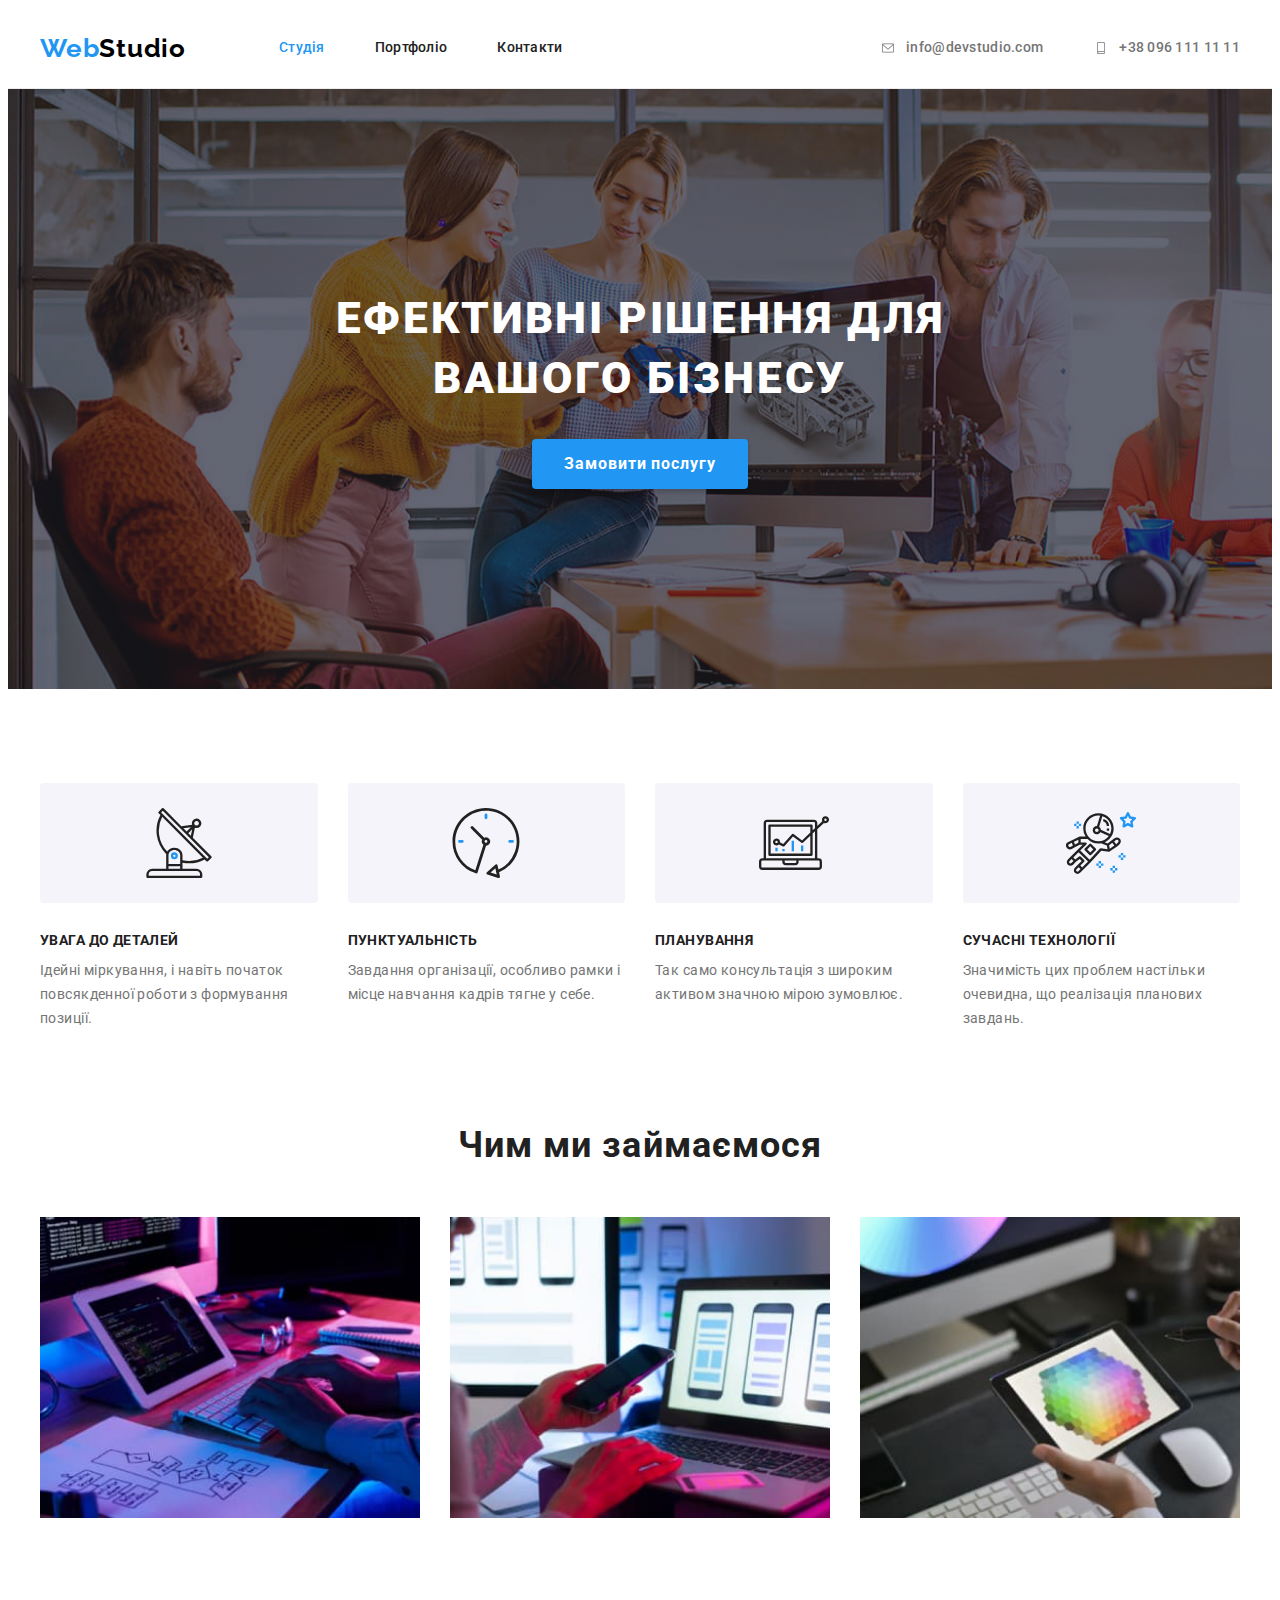
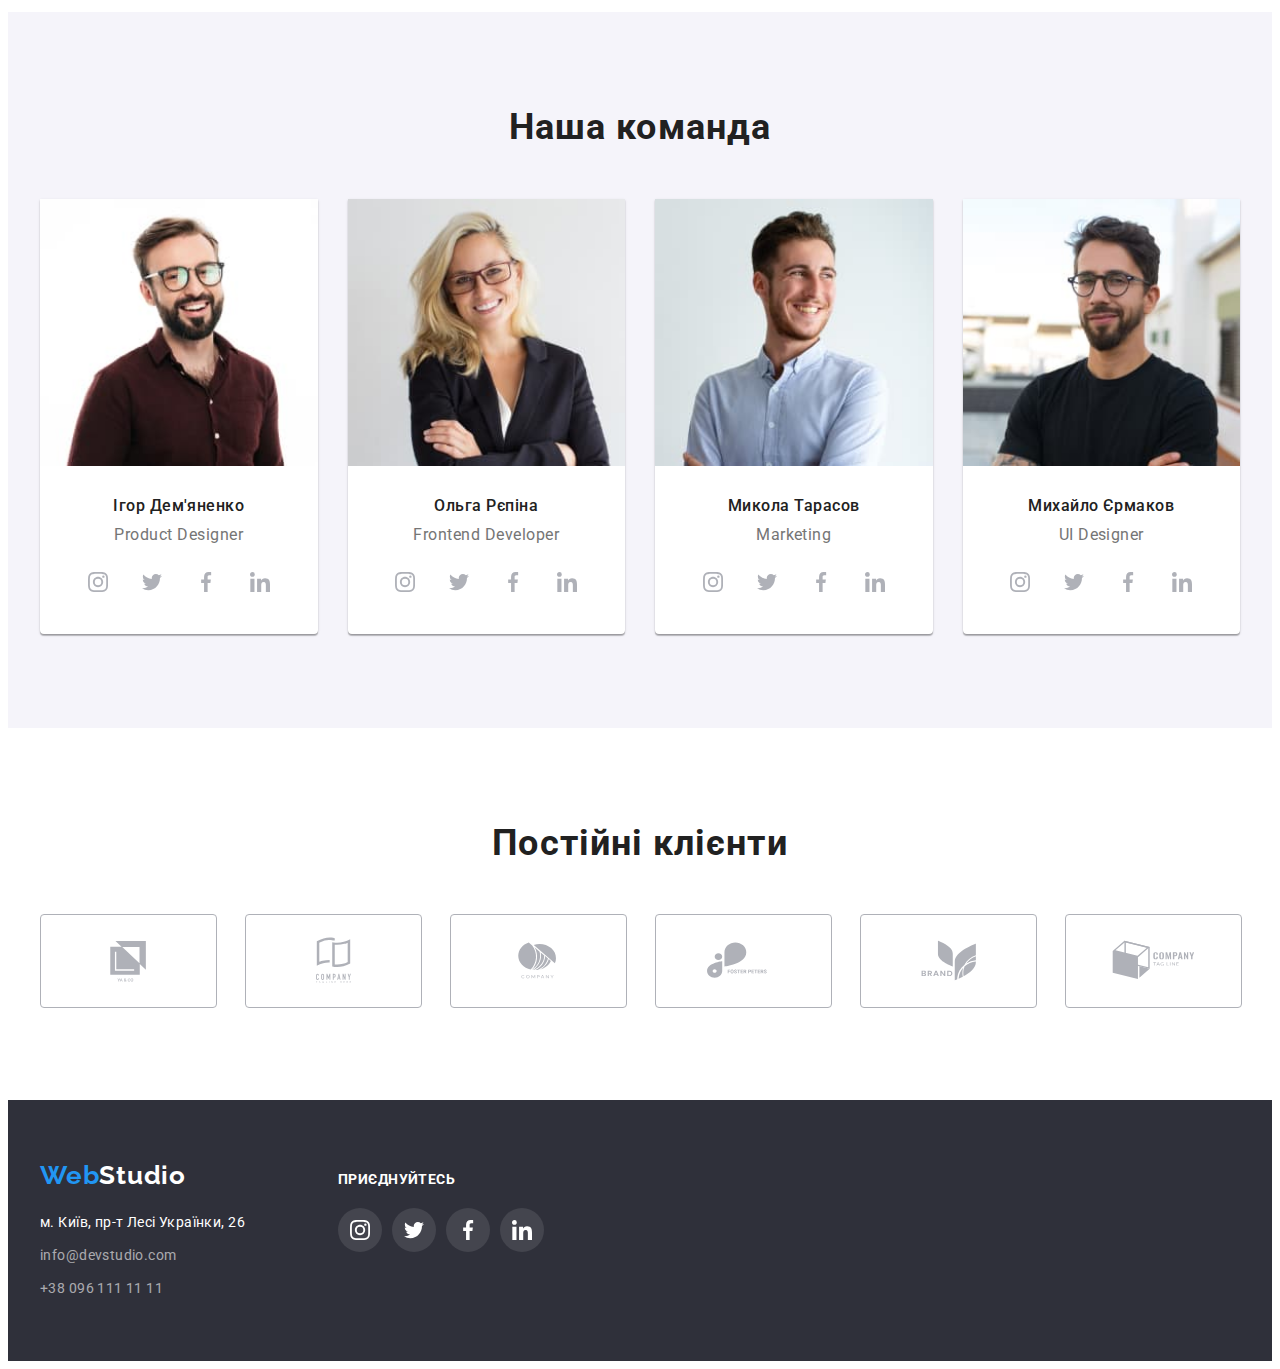
<file: index.html>
<!DOCTYPE html>
<html lang="uk">
  <head>
    <meta charset="UTF-8" />
    <meta http-equiv="X-UA-Compatible" content="IE=edge" />
    <meta name="viewport" content="width=device-width, initial-scale=1.0" />
    <title>Web studio</title>
    <link rel="preconnect" href="https://fonts.googleapis.com" />
    <link rel="preconnect" href="https://fonts.gstatic.com" crossorigin />
    <link
      href="https://fonts.googleapis.com/css2?family=Raleway:wght@700&family=Roboto:wght@400;500;700;900&display=swap"
      rel="stylesheet"
    />
    <link
      rel="stylesheet"
      href="https://cdnjs.cloudflare.com/ajax/libs/modern-normalize/1.1.0/modern-normalize.min.css"
      integrity="sha512-wpPYUAdjBVSE4KJnH1VR1HeZfpl1ub8YT/NKx4PuQ5NmX2tKuGu6U/JRp5y+Y8XG2tV+wKQpNHVUX03MfMFn9Q=="
      crossorigin="anonymous"
      referrerpolicy="no-referrer"
    />
    <link rel="stylesheet" href="./css/styles.css" />
  </head>

  <body>
    <header class="header">
      <div class="container header-container">
        <a class="logo" href="./index.html" lang="en"
          ><span class="header-logo-web">Web</span>Studio</a
        >
        <nav class="nav-site">
          <ul class="nav-site-list">
            <li class="nav-site-item">
              <a class="nav-site-link current" href="./index.html">Студія</a>
            </li>
            <li class="nav-site-item">
              <a class="nav-site-link" href="./portfolio.html">Портфоліо</a>
            </li>
            <li class="nav-site-item">
              <a class="nav-site-link" href="#">Контакти</a>
            </li>
          </ul>
        </nav>
        <ul class="header-contacts-list">
          <li class="header-contacts-item">
            <a
              class="header-contacts-link"
              href="mailto:info@devstudio.com"
              lang="en"
              ><svg class="contacts-link-icon" width="16" height="12">
                <use href="./images/icons.svg#envelope"></use>
              </svg>
              info@devstudio.com</a
            >
          </li>
          <li class="header-contacts-item">
            <a class="header-contacts-link" href="tel:+380961111111">
              <svg class="contacts-link-icon" width="16" height="12">
                <use href="./images/icons.svg#smartphone"></use>
              </svg>
              +38 096 111 11 11
            </a>
          </li>
        </ul>
      </div>
    </header>

    <main>
      <!--Hero-->
      <section class="hero">
        <div class="container container-hero">
          <h1 class="hero-title">
            Ефективні рішення для<br />
            вашого бізнесу
          </h1>
          <button class="hero-btn btn" type="button">Замовити послугу</button>
        </div>
      </section>

      <!--Features-->
      <section class="features section">
        <div class="container">
          <h2 class="visually-hiden">Особливості</h2>
          <ul class="features-list">
            <li class="features-item">
              <div class="features-icon">
                <svg width="70" height="70">
                  <use href="./images/icons.svg#antenna"></use>
                </svg>
              </div>
              <h3 class="features-title">УВАГА ДО ДЕТАЛЕЙ</h3>
              <p class="features-text">
                Ідейні міркування, і навіть початок повсякденної роботи з
                формування позиції.
              </p>
            </li>

            <li class="features-item">
              <div class="features-icon">
                <svg width="70" height="70">
                  <use href="./images/icons.svg#clock"></use>
                </svg>
              </div>
              <h3 class="features-title">ПУНКТУАЛЬНІСТЬ</h3>
              <p class="features-text">
                Завдання організації, особливо рамки і місце навчання кадрів
                тягне у себе.
              </p>
            </li>

            <li class="features-item">
              <div class="features-icon">
                <svg width="70" height="70">
                  <use href="./images/icons.svg#diagram"></use>
                </svg>
              </div>
              <h3 class="features-title">ПЛАНУВАННЯ</h3>
              <p class="features-text">
                Так само консультація з широким активом значною мірою зумовлює.
              </p>
            </li>

            <li class="features-item">
              <div class="features-icon">
                <svg width="70" height="70">
                  <use href="./images/icons.svg#astronaut"></use>
                </svg>
              </div>
              <h3 class="features-title">СУЧАСНІ ТЕХНОЛОГІЇ</h3>
              <p class="features-text">
                Значимість цих проблем настільки очевидна, що реалізація
                планових завдань.
              </p>
            </li>
          </ul>
        </div>
      </section>

      <!--Works-->
      <section class="works section">
        <div class="container">
          <h2 class="section-title">Чим ми займаємося</h2>
          <ul class="works-list">
            <li class="works-item">
              <img
                src="./images/box_1.jpg"
                alt="Розробник створює код"
                width="370"
              />
            </li>
            <li class="works-item">
              <img
                src="./images/box_2.jpg"
                alt="Розробник створює адаптивну версію для смартфону"
                width="370"
              />
            </li>
            <li class="works-item">
              <img
                src="./images/box_3.jpg"
                alt="Розробник створює дизайн сайту"
                width="370"
              />
            </li>
          </ul>
        </div>
      </section>

      <!--Team-->
      <section class="team section">
        <div class="container">
          <h2 class="section-title">Наша команда</h2>
          <ul class="team-list">
            <li class="team-card">
              <img
                src="./images/team_card_1.jpg"
                alt="Фото Ігор Дем'яненко"
                width="270"
              />
              <div class="team-card-bottom">
                <h3 class="card-title">Ігор Дем'яненко</h3>
                <p class="card-text" lang="en">Product Designer</p>
                <ul class="social-list">
                  <li class="social-item">
                    <a
                      class="social-link"
                      href="https://www.instagram.com/"
                      target="_blank"
                      rel="noopener noreferrer"
                    >
                      <svg class="social-icon" width="20" height="20">
                        <use href="./images/icons.svg#instagram"></use>
                      </svg>
                    </a>
                  </li>
                  <li class="social-item">
                    <a
                      class="social-link"
                      href="https://twitter.com/"
                      target="_blank"
                      rel="noopener noreferrer"
                    >
                      <svg class="social-icon" width="20" height="20">
                        <use href="./images/icons.svg#twitter"></use>
                      </svg>
                    </a>
                  </li>
                  <li class="social-item">
                    <a
                      class="social-link"
                      href="https://www.facebook.com/"
                      target="_blank"
                      rel="noopener noreferrer"
                    >
                      <svg class="social-icon" width="20" height="20">
                        <use href="./images/icons.svg#facebook"></use>
                      </svg>
                    </a>
                  </li>
                  <li class="social-item">
                    <a
                      class="social-link"
                      href="https://www.linkedin.com/"
                      target="_blank"
                      rel="noopener noreferrer"
                    >
                      <svg class="social-icon" width="20" height="20">
                        <use href="./images/icons.svg#linkedin"></use>
                      </svg>
                    </a>
                  </li>
                </ul>
              </div>
            </li>
            <li class="team-card">
              <img
                src="./images/team_card_2.jpg"
                alt="Фото Ольга Рєпіна"
                width="270"
              />
              <div class="team-card-bottom">
                <h3 class="card-title">Ольга Рєпіна</h3>
                <p class="card-text" lang="en">Frontend Developer</p>
                <ul class="social-list">
                  <li class="social-item">
                    <a
                      class="social-link"
                      href="https://www.instagram.com/"
                      target="_blank"
                      rel="noopener noreferrer"
                    >
                      <svg class="social-icon" width="20" height="20">
                        <use href="./images/icons.svg#instagram"></use>
                      </svg>
                    </a>
                  </li>
                  <li class="social-item">
                    <a
                      class="social-link"
                      href="https://twitter.com/"
                      target="_blank"
                      rel="noopener noreferrer"
                    >
                      <svg class="social-icon" width="20" height="20">
                        <use href="./images/icons.svg#twitter"></use>
                      </svg>
                    </a>
                  </li>
                  <li class="social-item">
                    <a
                      class="social-link"
                      href="https://www.facebook.com/"
                      target="_blank"
                      rel="noopener noreferrer"
                    >
                      <svg class="social-icon" width="20" height="20">
                        <use href="./images/icons.svg#facebook"></use>
                      </svg>
                    </a>
                  </li>
                  <li class="social-item">
                    <a
                      class="social-link"
                      href="https://www.linkedin.com/"
                      target="_blank"
                      rel="noopener noreferrer"
                    >
                      <svg class="social-icon" width="20" height="20">
                        <use href="./images/icons.svg#linkedin"></use>
                      </svg>
                    </a>
                  </li>
                </ul>
              </div>
            </li>
            <li class="team-card">
              <img
                src="./images/team_card_3.jpg"
                alt="Фото Микола Тарасов"
                width="270"
              />
              <div class="team-card-bottom">
                <h3 class="card-title">Микола Тарасов</h3>
                <p class="card-text" lang="en">Marketing</p>
                <ul class="social-list">
                  <li class="social-item">
                    <a
                      class="social-link"
                      href="https://www.instagram.com/"
                      target="_blank"
                      rel="noopener noreferrer"
                    >
                      <svg class="social-icon" width="20" height="20">
                        <use href="./images/icons.svg#instagram"></use>
                      </svg>
                    </a>
                  </li>
                  <li class="social-item">
                    <a
                      class="social-link"
                      href="https://twitter.com/"
                      target="_blank"
                      rel="noopener noreferrer"
                    >
                      <svg class="social-icon" width="20" height="20">
                        <use href="./images/icons.svg#twitter"></use>
                      </svg>
                    </a>
                  </li>
                  <li class="social-item">
                    <a
                      class="social-link"
                      href="https://www.facebook.com/"
                      target="_blank"
                      rel="noopener noreferrer"
                    >
                      <svg class="social-icon" width="20" height="20">
                        <use href="./images/icons.svg#facebook"></use>
                      </svg>
                    </a>
                  </li>
                  <li class="social-item">
                    <a
                      class="social-link"
                      href="https://www.linkedin.com/"
                      target="_blank"
                      rel="noopener noreferrer"
                    >
                      <svg class="social-icon" width="20" height="20">
                        <use href="./images/icons.svg#linkedin"></use>
                      </svg>
                    </a>
                  </li>
                </ul>
              </div>
            </li>
            <li class="team-card">
              <img
                src="./images/team_card_4.jpg"
                alt="Фото Михайло Єрмаков"
                width="270"
              />
              <div class="team-card-bottom">
                <h3 class="card-title">Михайло Єрмаков</h3>
                <p class="card-text" lang="en">UI Designer</p>
                <ul class="social-list">
                  <li class="social-item">
                    <a
                      class="social-link"
                      href="https://www.instagram.com/"
                      target="_blank"
                      rel="noopener noreferrer"
                    >
                      <svg class="social-icon" width="20" height="20">
                        <use href="./images/icons.svg#instagram"></use>
                      </svg>
                    </a>
                  </li>
                  <li class="social-item">
                    <a
                      class="social-link"
                      href="https://twitter.com/"
                      target="_blank"
                      rel="noopener noreferrer"
                    >
                      <svg class="social-icon" width="20" height="20">
                        <use href="./images/icons.svg#twitter"></use>
                      </svg>
                    </a>
                  </li>
                  <li class="social-item">
                    <a
                      class="social-link"
                      href="https://www.facebook.com/"
                      target="_blank"
                      rel="noopener noreferrer"
                    >
                      <svg class="social-icon" width="20" height="20">
                        <use href="./images/icons.svg#facebook"></use>
                      </svg>
                    </a>
                  </li>
                  <li class="social-item">
                    <a
                      class="social-link"
                      href="https://www.linkedin.com/"
                      target="_blank"
                      rel="noopener noreferrer"
                    >
                      <svg class="social-icon" width="20" height="20">
                        <use href="./images/icons.svg#linkedin"></use>
                      </svg>
                    </a>
                  </li>
                </ul>
              </div>
            </li>
          </ul>
        </div>
      </section>

      <!-- Clients -->
      <section class="clients section">
        <div class="container">
          <h2 class="section-title">Постійні клієнти</h2>
          <ul class="clients-list">
            <li class="clients-item">
              <a
                class="clients-link"
                href="#"
                target="_blank"
                rel="noopener noreferrer"
              >
                <svg class="clients-icon" width="106" height="60">
                  <use href="./images/icons.svg#logo-client-first"></use>
                </svg>
              </a>
            </li>
            <li class="clients-item">
              <a
                class="clients-link"
                href="#"
                target="_blank"
                rel="noopener noreferrer"
              >
                <svg class="clients-icon" width="106" height="60">
                  <use href="./images/icons.svg#logo-client-second"></use>
                </svg>
              </a>
            </li>
            <li class="clients-item">
              <a
                class="clients-link"
                href="#"
                target="_blank"
                rel="noopener noreferrer"
              >
                <svg class="clients-icon" width="106" height="60">
                  <use href="./images/icons.svg#logo-client-third"></use>
                </svg>
              </a>
            </li>
            <li class="clients-item">
              <a
                class="clients-link"
                href="#"
                target="_blank"
                rel="noopener noreferrer"
              >
                <svg class="clients-icon" width="106" height="60">
                  <use href="./images/icons.svg#logo-client-fourth"></use>
                </svg>
              </a>
            </li>
            <li class="clients-item">
              <a
                class="clients-link"
                href="#"
                target="_blank"
                rel="noopener noreferrer"
              >
                <svg class="clients-icon" width="106" height="60">
                  <use href="./images/icons.svg#logo-client-fifth"></use>
                </svg>
              </a>
            </li>
            <li class="clients-item">
              <a
                class="clients-link"
                href="#"
                target="_blank"
                rel="noopener noreferrer"
              >
                <svg class="clients-icon" width="106" height="60">
                  <use href="./images/icons.svg#logo-client-sixth"></use>
                </svg>
              </a>
            </li>
          </ul>
        </div>
      </section>
    </main>

    <footer class="footer">
      <div class="container container-footer">
        <div>
          <a class="logo footer-logo" href="./index.html" lang="en"
            ><span class="header-logo-web">Web</span>Studio</a
          >
          <address class="address">
            м. Київ, пр-т Лесі Українки, 26
            <ul class="footer-list">
              <li class="footer-item">
                <a
                  class="footer-link"
                  href="mailto:info@devstudio.com"
                  lang="en"
                  >info@devstudio.com</a
                >
              </li>
              <li class="footer-item">
                <a class="footer-link" href="tel:+380961111111"
                  >+38 096 111 11 11</a
                >
              </li>
            </ul>
          </address>
        </div>
        <div>
          <h2 class="footer-title">приєднуйтесь</h2>
          <ul class="social-list">
            <li class="social-item">
              <a
                class="social-link footer-social-link"
                href="https://www.instagram.com/"
                target="_blank"
                rel="noopener noreferrer"
              >
                <svg class="footer-social-icon" width="20" height="20">
                  <use href="./images/icons.svg#instagram"></use>
                </svg>
              </a>
            </li>
            <li class="social-item">
              <a
                class="social-link footer-social-link"
                href="https://twitter.com/"
                target="_blank"
                rel="noopener noreferrer"
              >
                <svg class="footer-social-icon" width="20" height="20">
                  <use href="./images/icons.svg#twitter"></use>
                </svg>
              </a>
            </li>
            <li class="social-item">
              <a
                class="social-link footer-social-link"
                href="https://www.facebook.com/"
                target="_blank"
                rel="noopener noreferrer"
              >
                <svg class="footer-social-icon" width="20" height="20">
                  <use href="./images/icons.svg#facebook"></use>
                </svg>
              </a>
            </li>
            <li class="social-item">
              <a
                class="social-link footer-social-link"
                href="https://www.linkedin.com/"
                target="_blank"
                rel="noopener noreferrer"
              >
                <svg class="footer-social-icon" width="20" height="20">
                  <use href="./images/icons.svg#linkedin"></use>
                </svg>
              </a>
            </li>
          </ul>
        </div>
      </div>
    </footer>
  </body>
</html>
</file>
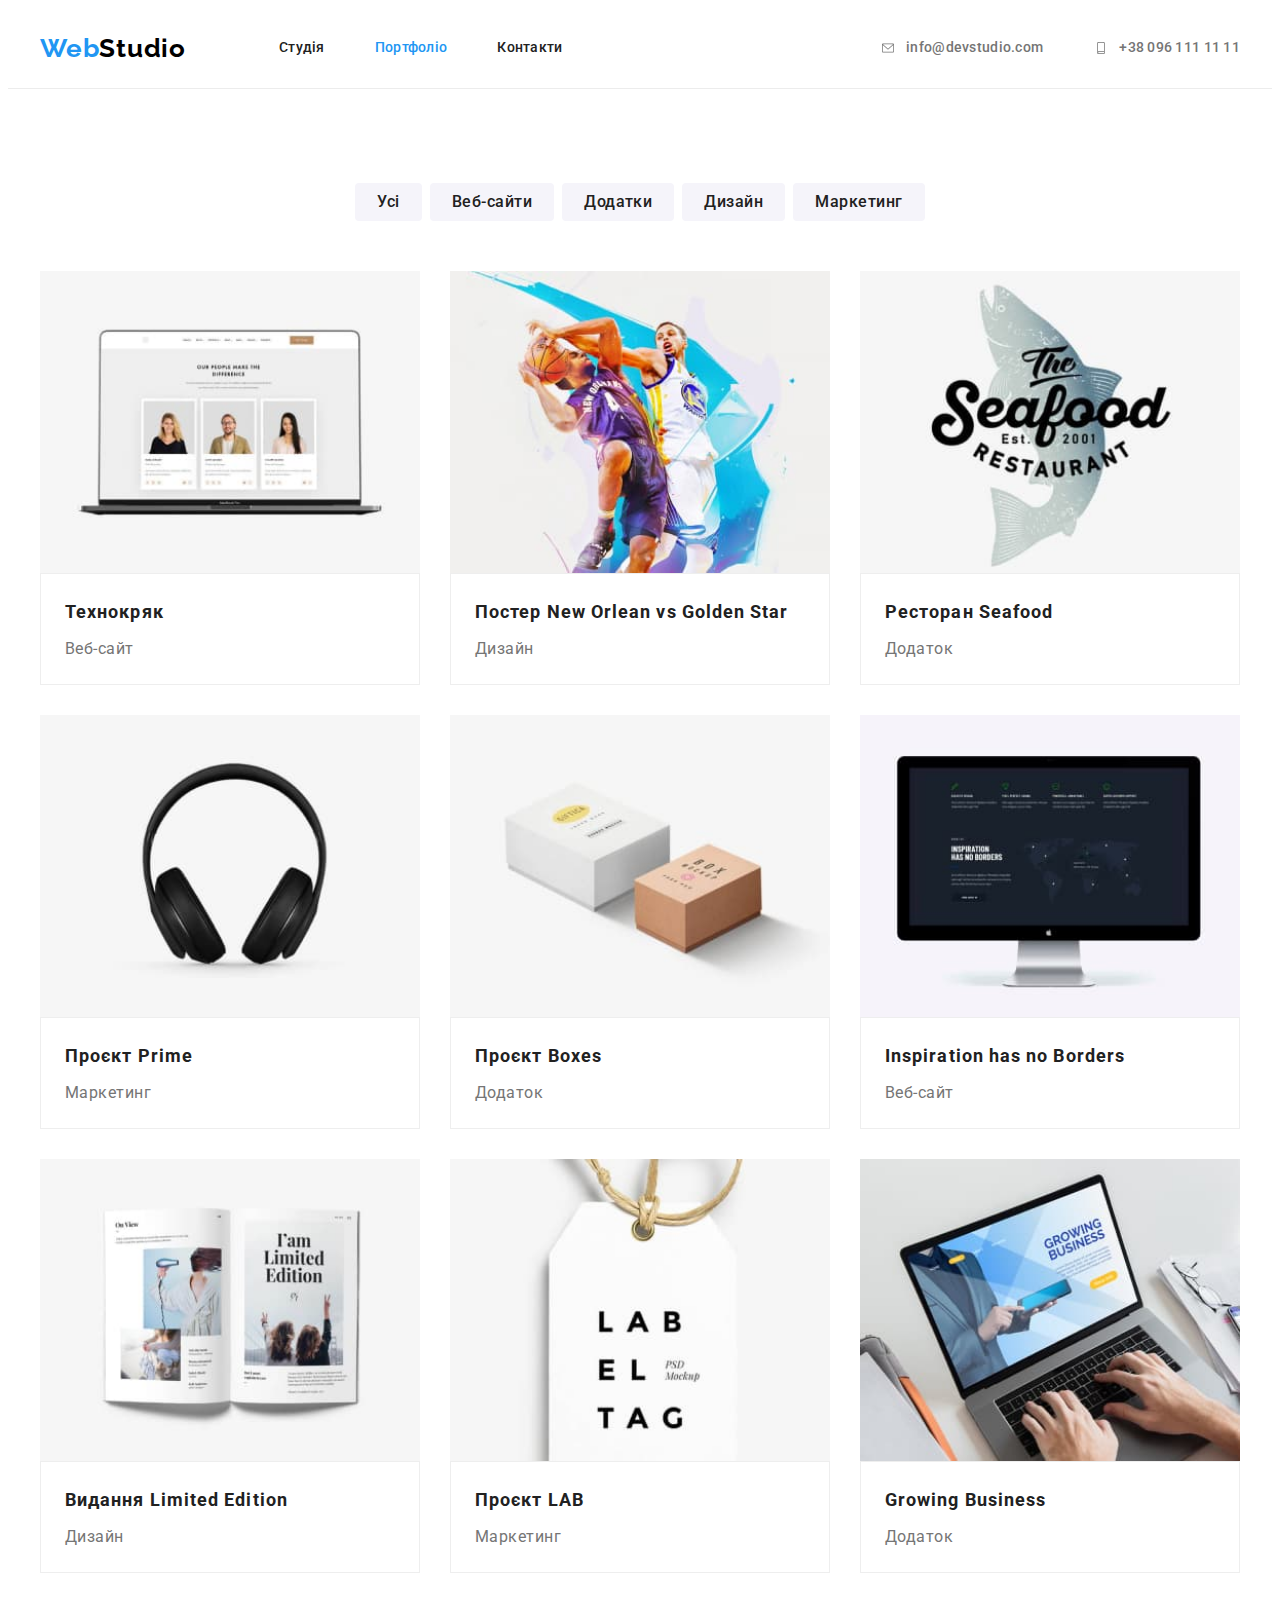
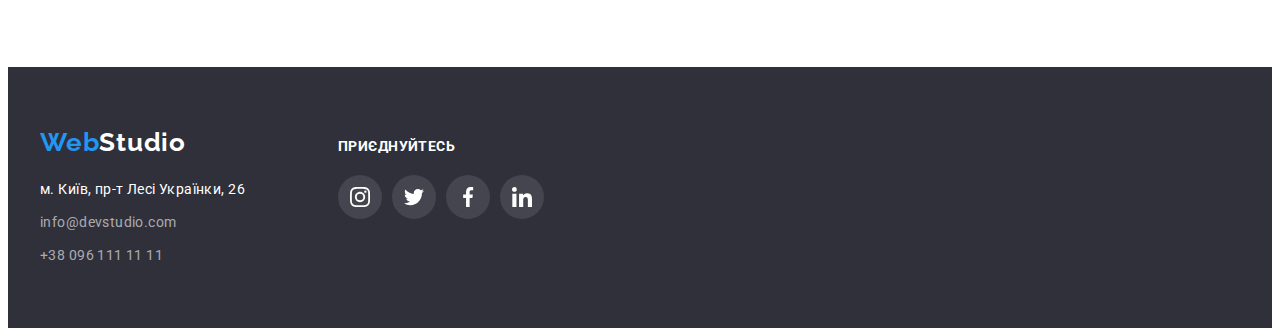
<file: portfolio.html>
<!DOCTYPE html>
<html lang="uk">
  <head>
    <meta charset="UTF-8" />
    <meta http-equiv="X-UA-Compatible" content="IE=edge" />
    <meta name="viewport" content="width=device-width, initial-scale=1.0" />
    <title>Portfolio</title>
    <link rel="preconnect" href="https://fonts.googleapis.com" />
    <link rel="preconnect" href="https://fonts.gstatic.com" crossorigin />
    <link
      href="https://fonts.googleapis.com/css2?family=Raleway:wght@700&family=Roboto:wght@400;500;700&display=swap"
      rel="stylesheet"
    />
    <link
      rel="stylesheet"
      href="https://cdnjs.cloudflare.com/ajax/libs/modern-normalize/1.1.0/modern-normalize.min.css"
      integrity="sha512-wpPYUAdjBVSE4KJnH1VR1HeZfpl1ub8YT/NKx4PuQ5NmX2tKuGu6U/JRp5y+Y8XG2tV+wKQpNHVUX03MfMFn9Q=="
      crossorigin="anonymous"
      referrerpolicy="no-referrer"
    />
    <link rel="stylesheet" href="./css/styles.css" />
  </head>

  <body>
    <header class="header">
      <div class="container header-container">
        <a class="logo" href="./index.html" lang="en"
          ><span class="header-logo-web">Web</span>Studio</a
        >
        <nav class="nav-site">
          <ul class="nav-site-list">
            <li class="nav-site-item">
              <a class="nav-site-link" href="./index.html">Студія</a>
            </li>
            <li class="nav-site-item">
              <a class="nav-site-link current" href="./portfolio.html"
                >Портфоліо</a
              >
            </li>
            <li class="nav-site-item">
              <a class="nav-site-link" href="#">Контакти</a>
            </li>
          </ul>
        </nav>
        <ul class="header-contacts-list">
          <li class="header-contacts-item">
            <a
              class="header-contacts-link"
              href="mailto:info@devstudio.com"
              lang="en"
              ><svg class="contacts-link-icon" width="16" height="12">
                <use href="./images/icons.svg#envelope"></use>
              </svg>
              info@devstudio.com</a
            >
          </li>
          <li class="header-contacts-item">
            <a class="header-contacts-link" href="tel:+380961111111">
              <svg class="contacts-link-icon" width="16" height="12">
                <use href="./images/icons.svg#smartphone"></use>
              </svg>
              +38 096 111 11 11
            </a>
          </li>
        </ul>
      </div>
    </header>

    <main>
      <section class="section">
        <div class="container">
          <h1 class="visually-hiden">Портфоліо</h1>
          <ul class="portfolio-filters-list">
            <li class="portfolio-filters-item">
              <button class="portfolio-btn btn" type="button">Усі</button>
            </li>
            <li class="portfolio-filters-item">
              <button class="portfolio-btn btn" type="button">Веб-сайти</button>
            </li>
            <li class="portfolio-filters-item">
              <button class="portfolio-btn btn" type="button">Додатки</button>
            </li>
            <li class="portfolio-filters-item">
              <button class="portfolio-btn btn" type="button">Дизайн</button>
            </li>
            <li class="portfolio-filters-item">
              <button class="portfolio-btn btn" type="button">Маркетинг</button>
            </li>
          </ul>
          <ul class="portfolio-projects-list">
            <li class="portfolio-projects-item">
              <a class="portfolio-projects-link" href="">
                <img
                  src="./images/project1.jpg"
                  alt="Відкритий ноутбук"
                  width="370"
                />
                <div class="portfolio-description">
                  <h2 class="portfolio-title">Технокряк</h2>
                  <p class="portfolio-text">Веб-сайт</p>
                </div>
              </a>
            </li>
            <li class="portfolio-projects-item">
              <a class="portfolio-projects-link" href="">
                <img
                  src="./images/project2.jpg"
                  alt="Два баскетболісти"
                  width="370"
                />
                <div class="portfolio-description">
                  <h2 class="portfolio-title">
                    Постер New Orlean vs Golden Star
                  </h2>
                  <p class="portfolio-text">Дизайн</p>
                </div>
              </a>
            </li>
            <li class="portfolio-projects-item">
              <a class="portfolio-projects-link" href="">
                <img
                  src="./images/project3.jpg"
                  alt="Лого рибного ресторану"
                  width="370"
                />
                <div class="portfolio-description">
                  <h2 class="portfolio-title">Ресторан Seafood</h2>
                  <p class="portfolio-text">Додаток</p>
                </div>
              </a>
            </li>
            <li class="portfolio-projects-item">
              <a class="portfolio-projects-link" href="">
                <img src="./images/project4.jpg" alt="Навушники" width="370" />
                <div class="portfolio-description">
                  <h2 class="portfolio-title">Проєкт Prime</h2>
                  <p class="portfolio-text">Маркетинг</p>
                </div>
              </a>
            </li>
            <li class="portfolio-projects-item">
              <a class="portfolio-projects-link" href="">
                <img
                  src="./images/project5.jpg"
                  alt="Дві коробки"
                  width="370"
                />
                <div class="portfolio-description">
                  <h2 class="portfolio-title">Проєкт Boxes</h2>
                  <p class="portfolio-text">Додаток</p>
                </div>
              </a>
            </li>
            <li class="portfolio-projects-item">
              <a class="portfolio-projects-link" href="">
                <img
                  src="./images/project6.jpg"
                  alt="Монітор MAC"
                  width="370"
                />
                <div class="portfolio-description">
                  <h2 class="portfolio-title">Inspiration has no Borders</h2>
                  <p class="portfolio-text">Веб-сайт</p>
                </div>
              </a>
            </li>
            <li class="portfolio-projects-item">
              <a class="portfolio-projects-link" href="">
                <img
                  src="./images/project7.jpg"
                  alt="Рознорнута книга"
                  width="370"
                />
                <div class="portfolio-description">
                  <h2 class="portfolio-title">Видання Limited Edition</h2>
                  <p class="portfolio-text">Дизайн</p>
                </div>
              </a>
            </li>
            <li class="portfolio-projects-item">
              <a class="portfolio-projects-link" href="">
                <img
                  src="./images/project8.jpg"
                  alt="Бірка LABEL TAG"
                  width="370"
                />
                <div class="portfolio-description">
                  <h2 class="portfolio-title">Проєкт LAB</h2>
                  <p class="portfolio-text">Маркетинг</p>
                </div>
              </a>
            </li>
            <li class="portfolio-projects-item">
              <a class="portfolio-projects-link" href="">
                <img
                  src="./images/project9.jpg"
                  alt="Презентація мобільного застосунку"
                  width="370"
                />
                <div class="portfolio-description">
                  <h2 class="portfolio-title">Growing Business</h2>
                  <p class="portfolio-text">Додаток</p>
                </div>
              </a>
            </li>
          </ul>
        </div>
      </section>
    </main>

    <footer class="footer">
      <div class="container container-footer">
        <div class="footer-address">
          <a class="logo footer-logo" href="./index.html" lang="en"
            ><span class="header-logo-web">Web</span>Studio</a
          >
          <address class="address">
            м. Київ, пр-т Лесі Українки, 26
            <ul class="footer-list">
              <li class="footer-item">
                <a
                  class="footer-link"
                  href="mailto:info@devstudio.com"
                  lang="en"
                  >info@devstudio.com</a
                >
              </li>
              <li class="footer-item">
                <a class="footer-link" href="tel:+380961111111"
                  >+38 096 111 11 11</a
                >
              </li>
            </ul>
          </address>
        </div>
        <div class="footer-join-in">
          <h2 class="footer-title">приєднуйтесь</h2>
          <ul class="social-list">
            <li class="social-item">
              <a
                class="social-link footer-social-link"
                href="https://www.instagram.com/"
                target="_blank"
                rel="noopener noreferrer"
              >
                <svg class="footer-social-icon" width="20" height="20">
                  <use href="./images/icons.svg#instagram"></use>
                </svg>
              </a>
            </li>
            <li class="social-item">
              <a
                class="social-link footer-social-link"
                href="https://twitter.com/"
                target="_blank"
                rel="noopener noreferrer"
              >
                <svg class="footer-social-icon" width="20" height="20">
                  <use href="./images/icons.svg#twitter"></use>
                </svg>
              </a>
            </li>
            <li class="social-item">
              <a
                class="social-link footer-social-link"
                href="https://www.facebook.com/"
                target="_blank"
                rel="noopener noreferrer"
              >
                <svg class="footer-social-icon" width="20" height="20">
                  <use href="./images/icons.svg#facebook"></use>
                </svg>
              </a>
            </li>
            <li class="social-item">
              <a
                class="social-link footer-social-link"
                href="https://www.linkedin.com/"
                target="_blank"
                rel="noopener noreferrer"
              >
                <svg class="footer-social-icon" width="20" height="20">
                  <use href="./images/icons.svg#linkedin"></use>
                </svg>
              </a>
            </li>
          </ul>
        </div>
      </div>
    </footer>
  </body>
</html>
</file>
<file: css/styles.css>
:root {
    --main-color: #212121;
    --color-gray: #757575;
    --color-blue: #2196F3;
    --color-blue-dark: #188CE8;
    --color-white: #FFFFFF;
    --color-black: #000000;
    --color-footer-link: rgba(255, 255, 255, 0.6);
    --color-portfolio-btn: #F5F4FA;
    --background-color-dark: #2F303A;
    --background-color-hero: rgba(47, 48, 58, 0.4);
    --background-color-hero-second: #C4C4C4;
    --background-color-light: #F5F4FA;
    --background-color-white: var(--color-white);
    --font-ral: 'Raleway', sans-serif;
    --first-logo-color: var(--color-black);
    --second-logo-color: var(--color-blue);
    --footer-logo-color: var(--color-white);
    --title-color: var(--main-color);
    --text-color: var(--color-gray);
    --first-link-color: var(--main-color);
    --second-link-color: var(--color-blue);
    --first-btn-color: var(--color-white);
    --second-btn-color: var(--main-color);
    --hover-btn-color: var(--color-blue);
    --social-background-color: var(--color-white);
    --hover-social-background-color: var(--color-blue);
    --icon-color: #AFB1B8;
    --hover-icon-color: var(--color-white);
    --footer-social-background-color: rgba(255, 255, 255, 0.1);
}

h1,
h2,
h3,
h4,
h5,
h6,
p {
    margin: 0;
}
ul {
    list-style: none;
    margin: 0;
    padding: 0;
}
button {
    cursor: pointer;
}
img {
    display: block;
    min-width: 100%;
    height: auto;
}


body {
    font-family: 'Roboto', sans-serif;
    color: var(--main-color);
}

.visually-hiden {
    position: absolute;
    width: 1px;
    height: 1px;
    margin: -1px;
    border: 0;
    padding: 0;
    white-space: nowrap;
    clip-path: inset(100%);
    clip: rect(0 0 0 0);
    overflow: hidden;
}

.container {
    width: 1200px;
    padding: 0 15px;
    margin: 0 auto;
}

.btn {
    font-family: inherit;
    border: none;
}

/*-----HEADER--------------*/

.header a {
    text-decoration: none;
}
.header {
    border-bottom: 1px solid #ECECEC;
}
.header-container {
    display: flex;
    align-items: center;
}
.logo {
    font-family: var(--font-ral);
    font-weight: 700;
    font-size: 26px;
    line-height: 1.19;
    letter-spacing: 0.03em;
    color: var(--first-logo-color);
}

.header-logo-web {
    color: var(--second-logo-color);
}
.nav-site {
    margin-left: 93px;
}
.nav-site-list {
    display: flex;
    gap: 50px;
}
.nav-site-item {
}

.nav-site-link {
    display: block;
    font-weight: 500;
    font-size: 14px;
    line-height: 1.14;
    letter-spacing: 0.02em;
    color: var(--first-link-color);
    padding-top: 32px;
    padding-bottom: 32px;
}

.nav-site-link:hover,
.nav-site-link:focus,
.nav-site-link:active {
    color: var(--second-link-color);
}

.current {
    color: var(--second-link-color);
}

.header-contacts-list {
    display: flex;
    margin-left: auto;
    gap: 50px;
}
.header-contacts-item {
}
.header-contacts-link {
    display: flex;
    align-items: center;
    font-weight: 500;
    font-size: 14px;
    line-height: 1.14;
    letter-spacing: 0.02em;
    color: var(--color-gray);
}
.contacts-link-icon {
    margin-right: 10px;
    fill: currentColor;
}

.header-contacts-link:hover,
.header-contacts-link:focus,
.header-contacts-link:active {
    color: var(--color-blue)
}

/*-----MAIN--------------*/

.section-title {
    font-size: 36px;
    line-height: 1.17;
    text-align: center;
    letter-spacing: 0.03em;
    color: var(--title-color);
    margin-bottom: 50px;
}
.section {
    padding-top: 94px;
    padding-bottom: 94px;
}

/*-----Hero------------*/

.hero {
    max-width: 1600px;
    background-image: linear-gradient(var(--background-color-hero), var(--background-color-hero)),
    url(../images/hero-background.jpg);
    background-color: var(--background-color-hero-second);
    background-repeat: no-repeat;
    background-size: cover;
    margin: 0 auto;
}
.container-hero {
    padding-top: 200px;
    padding-bottom: 200px;
    text-align: center;
}
.hero-title {
    font-weight: 900;
    font-size: 44px;
    line-height: 1.36;
    letter-spacing: 0.06em;
    text-transform: uppercase;
    color: var(--color-white);
    margin-bottom: 30px;
}
.hero-btn {
    min-width: 216px;
    font-weight: 700;
    font-size: 16px;
    line-height: 1.88;
    letter-spacing: 0.06em;
    background-color: var(--color-blue);
    color: var(--first-btn-color);
    box-shadow: 0px 4px 4px rgba(0, 0, 0, 0.15);
    border-radius: 4px;
    padding: 10px 32px;
}

.hero-btn:hover,
.hero-btn:focus,
.hero-btn:active {
    background-color: var(--color-blue-dark);
}

/*-----Features------------*/

.features {
}

.features-list {
    display: flex;
    gap: 30px;
}
.features-item {
    flex-basis: calc((100% - 90px)/4);
}
.features-icon {
    background-color: var(--background-color-light);
    height: 120px;
    border-radius: 4px;
    margin-bottom: 30px;
    display: flex;
    justify-content: center;
    align-items: center;
}
.features-title {
    font-size: 14px;
    line-height: 1.14;
    letter-spacing: 0.03em;
    text-transform: uppercase;
    color: var(--title-color);
    margin-bottom: 10px;
}
.features-text {
    font-size: 14px;
    line-height: 1.71;
    letter-spacing: 0.03em;
    color: var(--text-color);
}

/*-----Works------------*/

.works {
    padding-top: 0;
}  

.works-list {
    display: flex;
    gap: 30px;
}
.works-item {
    flex-basis: calc((100% - 60px)/3);
}

/*-----Team------------*/

.team {
    background-color: var(--background-color-light);
    text-align: center;
}

.team a {
    text-decoration: none;
}
.team-list {
    display: flex;
    gap: 30px;
}
.team-card {
    width: calc((100% - 90px)/4);
    background-color: var(--background-color-white);
    box-shadow: 0px 1px 3px rgba(0, 0, 0, 0.12), 0px 1px 1px rgba(0, 0, 0, 0.14), 0px 2px 1px rgba(0, 0, 0, 0.2);
    border-radius: 0px 0px 4px 4px;
}
.team-card-bottom {
    padding-top: 30px;
    padding-bottom: 30px;
}
.card-title {
    font-weight: 500;
    font-size: 16px;
    line-height: 1.19;
    text-align: center;
    letter-spacing: 0.03em;
    color: var(--title-color);
    margin-bottom: 10px;
}
.card-text {
    font-size: 16px;
    line-height: 1.19;
    text-align: center;
    letter-spacing: 0.03em;
    color: var(--text-color);
    margin-bottom: 16px;
}
.social-list {
    display: flex;
    gap: 10px;
    justify-content: center;
}
.social-item {
    width: 44px;
    height: 44px;
}
.social-link {
    width: 100%;
    height: 100%;
    background-color: var(--social-background-color);
    border-radius: 50%;
    display: flex;
    align-items: center;
    justify-content: center;
}
.social-icon {
    fill: var(--icon-color);
}

.social-link:hover,
.social-link:focus,
.social-link:active {
    background-color: var(--hover-social-background-color);
}
.social-link:hover .social-icon,
.social-link:focus .social-icon,
.social-link:active .social-icon {
    fill: var(--hover-icon-color)
}

/* -------Clients-------- */

.clients {
}
.clients-list {
    display: flex;
    gap: 30px;
    justify-content: center;
}
.clients-item {
    --n: 6; /* --The number of elements */
    width: calc((100% - (var(--n) - 1)*30px)/var(--n));
    height: 92px;
}
.clients-link {
    width: 100%;
    height: 100%;
    display: flex;
    justify-content: center;
    align-items: center;
    border: 1px solid;
    border-color: var(--icon-color);
    border-radius: 4px;
}
.clients-icon {
    width: 100%;
    height: 100%;
    fill: var(--icon-color);
}

.clients-link:hover,
.clients-link:focus,
.clients-link:active {
    border-color: var(--second-link-color);
}
.clients-link:hover .clients-icon,
.clients-link:focus .clients-icon,
.clients-link:active .clients-icon {
    fill: var(--second-link-color);
}

/*-----FOOTER--------------*/

.footer {
    background-color: var(--background-color-dark);
    padding-top: 60px;
    padding-bottom: 60px;
}
    
.footer a {
    text-decoration: none;
}

.container-footer {
    display: flex;
    gap: 93px;
    align-items: baseline;
}

.footer-logo {
    color: var(--footer-logo-color)
}
.address {
    font-style: normal;
    font-weight: 400;
    font-size: 14px;
    line-height: 1.71;
    letter-spacing: 0.03em;
    color: var(--color-white);
    margin-top: 20px;
}
.footer-list {
    margin-top: 9px;
}
.footer-item:not(:first-child) {
    margin-top: 9px;
}
.footer-link {
    color: var(--color-footer-link);
}
.footer-link:hover,
.footer-link:focus,
.footer-link:active {
    color: var(--color-blue);
}

.footer-title {
    font-size: 14px;
    line-height: 1.14;
    letter-spacing: 0.03em;
    text-transform: uppercase;
    color: var(--footer-logo-color);
    margin-bottom: 20px;
}

.social-item {}

.footer-social-link {
    background-color: var(--footer-social-background-color);
}

.footer-social-icon {
    fill: var(--hover-icon-color)
}

/*-----Portfolio--------------*/

.portfolio-filters-list {
    display: flex;
    justify-content: center;
    gap: 8px;
    margin-bottom: 50px;
}
.portfolio-filters-item {
}
.portfolio-btn {
    background-color: var(--color-portfolio-btn);
    border-radius: 4px;
    font-weight: 500;
    font-size: 16px;
    line-height: 1.63;
    text-align: center;
    letter-spacing: 0.03em;
    color: var(--second-btn-color);
    padding: 6px 22px;
}
.portfolio-btn:hover,
.portfolio-btn:focus,
.portfolio-btn:active {
    background-color: var(--hover-btn-color);
    color: var(--first-btn-color);
    box-shadow: 0px 3px 1px rgba(0, 0, 0, 0.1), 0px 1px 2px rgba(0, 0, 0, 0.08), 0px 2px 2px rgba(0, 0, 0, 0.12);
}
.portfolio-projects-list {
    display: flex;
    flex-wrap: wrap;
    gap: 30px;
}
.portfolio-projects-item {
    flex-basis: calc((100% - 60px)/3);
    background-color: var(--background-color-white);
}
.portfolio-projects-link {
    text-decoration: none;
    display: block;
}
.portfolio-projects-link:hover,
.portfolio-projects-link:focus,
.portfolio-projects-link:active {
    box-shadow: 0px 1px 1px rgba(0, 0, 0, 0.12), 0px 4px 4px rgba(0, 0, 0, 0.06), 1px 4px 6px rgba(0, 0, 0, 0.16);
}
.portfolio-description {
    padding: 20px 24px;
    border: 1px solid #EEEEEE;
}
.portfolio-title {
    font-size: 18px;
    line-height: 2;
    letter-spacing: 0.06em;
    color: var(--title-color);
    margin-bottom: 4px;
}
.portfolio-text {
    font-size: 16px;
    line-height: 1.88;
    letter-spacing: 0.03em;
    color: var(--text-color);
}
</file>
